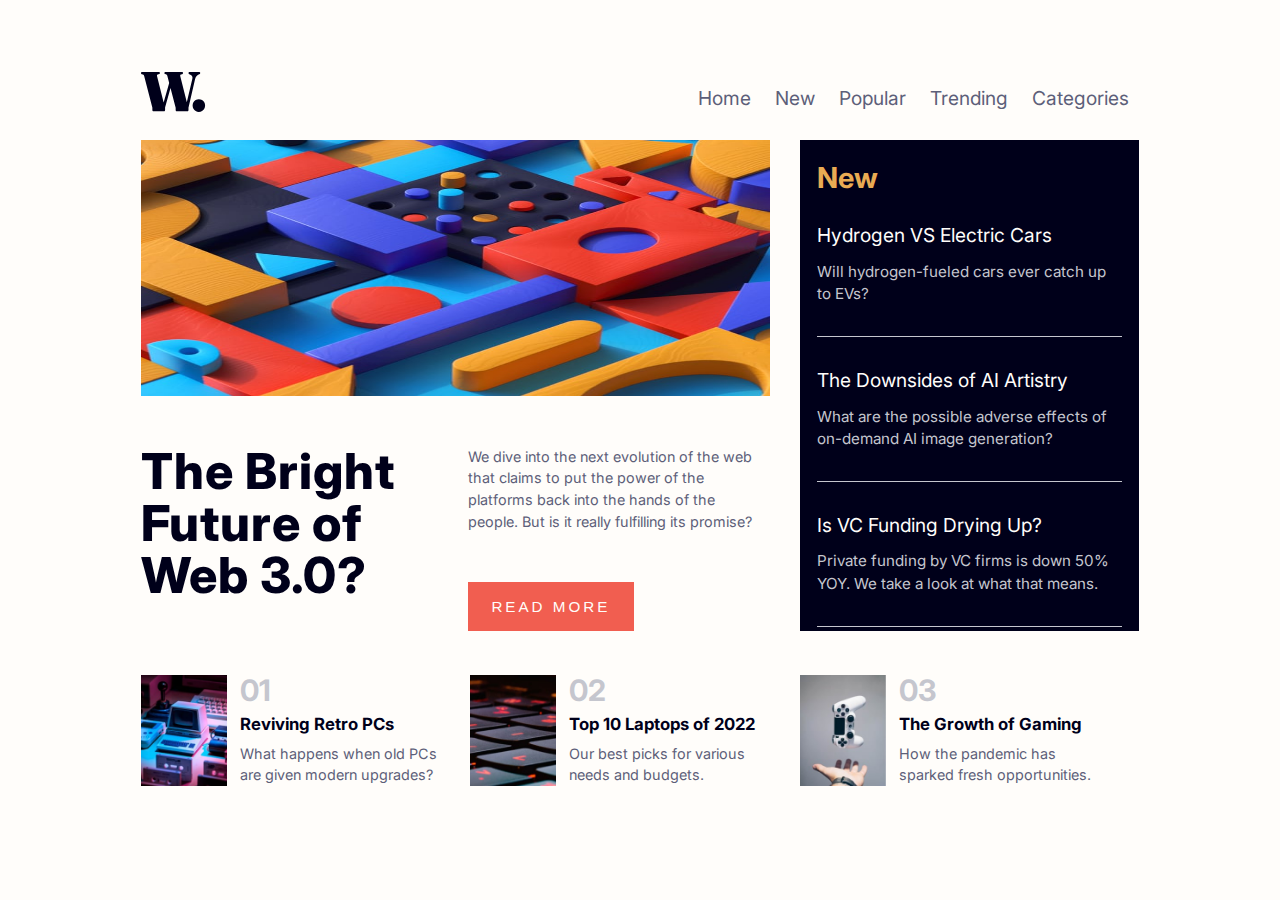
<file: index.html>
<!DOCTYPE html>
<html lang="en">
<head>
  <meta charset="UTF-8">
  <meta name="viewport" content="width=device-width, initial-scale=1.0"> <!-- displays site properly based on user's device -->

  <link rel="icon" type="image/png" sizes="32x32" href="./images/favicon-32x32.png">
	<meta http-equiv="X-UA-Compatible" content="ie=edge">
  <title>Frontend Mentor | News homepage</title>
  <meta name="description" content="Descripción de nuestra web. Seo">
	<meta name="keywords" content="HTML,CSS,JS">
	<meta name="author" content="Javier Sainz">
	<!-- Carga de la hoja de estilos principal -->
	<link rel="stylesheet" href="css/style.css" title="Hoja de estilos principal">
  <!-- Carga de jquery -->
  <script	src="./js/jquery-3.3.1.js"></script>
  <!-- Carga del archivo principal de JS -->
  <script src="./js/functions.js" type="text/javascript"></script>
	<script type="text/javascript">
		var grid = "30px";
	</script>
	<!-- Carga de Google Fonts -->
	<link href="https://fonts.googleapis.com/css2?family=Inter:wght@400;700;800&display=swap" rel="stylesheet">
	<!-- Carga de Font Awesome -->
	<!-- <script defer src="https://use.fontawesome.com/releases/v5.0.6/js/all.js"></script> -->
	<!-- <script defer src="js/fontawesome-all.js"></script> -->
	
</head>
<body class="home">
  <div id="page">
    <header class="masthead">
      <div class="logo">
        <img src="./assets/images/logo.svg" alt="Imagen logo">
      </div>
      <div class="menu-toggle" id="menu-toggle">
        <span></span>
      </div>
      <nav class="main-navigation">
        <a href="" class="navigation-item">Home</a>
        <a href="" class="navigation-item">New</a>
        <a href="" class="navigation-item">Popular</a>
        <a href="" class="navigation-item">Trending</a>
        <a href="" class="navigation-item">Categories</a>
      </nav>
    </header>
    <section id="content" class="grid-container">
      <img srcset="./assets/images/image-web-3-mobile.jpg 600w" 
        sizes="(max-width: 640px) 600px"
        src="./assets/images/image-web-3-desktop.jpg" alt="" class="entry-thumbnail">
      <h2 class="entry-title">The Bright Future of Web 3.0?</h2>
      <p class="entry-summary">We dive into the next evolution of the web that claims to put the power of the platforms back into the hands of the people. 
        But is it really fulfilling its promise?</p>
      <button class="entry-button">Read more</button>
    </section>
    <aside class="entry-new">
      <h2 class="aside-title">  New </h2>
      <article class="hentry grid-item">
        <h3 class="entry-title">Hydrogen VS Electric Cars</h3>
        <span class="entry-summary">  Will hydrogen-fueled cars ever catch up to EVs?</span>
      </article>
      <article class="hentry grid-item">
        <h3 class="entry-title">The Downsides of AI Artistry</h3>
        <span class="entry-summary">  What are the possible adverse effects of on-demand AI image generation?</span>
      </article>
      <article class="hentry grid-item">
        <h3 class="entry-title">  Is VC Funding Drying Up?</h3>
        <span class="entry-summary">Private funding by VC firms is down 50% YOY. We take a look at what that means.</span>
      </article>
    </aside>
    <aside class="entry-related">
      <article class="hentry grid-item">
          <img src="./assets/images/image-retro-pcs.jpg" alt="x">
          <h1 class="entry-number">01</h1>
          <h2 class="entry-title"> Reviving Retro PCs</h2>
          <span class="entry-summary">What happens when old PCs are given modern upgrades?</span>
      </article>
      <article class="hentry grid-item">
          <img src="./assets/images/image-top-laptops.jpg" alt="x">
          <h1 class="entry-number">02</h1>
          <h2 class="entry-title">Top 10 Laptops of 2022</h2>
          <span class="entry-summary">  Our best picks for various needs and budgets.</span>
      </article>
      <article class="hentry grid-item">
          <img src="./assets/images/image-gaming-growth.jpg" alt="x">
          <h1 class="entry-number">03</h1>
          <h2 class="entry-title">  The Growth of Gaming</h2>
          <span class="entry-summary">How the pandemic has sparked fresh opportunities.</span>
      </article>
  </aside>
  </div>
</body>
</html>
</file>
<file: css/style.css>
/* Hoja de estilos principal */
/* http://meyerweb.com/eric/tools/css/reset/ 
   v2.0 | 20110126
   License: none (public domain)
*/

html, body, div, span, applet, object, iframe,
h1, h2, h3, h4, h5, h6, p, blockquote, pre,
a, abbr, acronym, address, big, cite, code,
del, dfn, em, img, ins, kbd, q, s, samp,
small, strike, strong, sub, sup, tt, var,
b, u, i, center,
dl, dt, dd, ol, ul, li,
fieldset, form, label, legend,
table, caption, tbody, tfoot, thead, tr, th, td,
article, aside, canvas, details, embed, 
figure, figcaption, footer, header, hgroup, 
menu, nav, output, ruby, section, summary,
time, mark, audio, video {
	margin: 0;
	padding: 0;
	border: 0;
	font-size: 100%;
	font: inherit;
	vertical-align: baseline;
}
/* HTML5 display-role reset for older browsers */
article, aside, details, figcaption, figure, 
footer, header, hgroup, menu, nav, section {
	display: block;
}
body {
	line-height: 1;
}
ol, ul {
	list-style: none;
}
blockquote, q {
	quotes: none;
}
blockquote:before, blockquote:after,
q:before, q:after {
	content: '';
	content: none;
}
table {
	border-collapse: collapse;
	border-spacing: 0;
}

/* General styles */
html {
  font-size: 100%;
}
body {
  background: hsl(36, 100%, 99%)
}
.home {
  width: 100vw;
  height: 100vh;
}
.home #page {
  width: 78vw;
  height: 84vh;
  display: grid;
  grid-template-rows: 9% 65% 26%;
  grid-template-columns: 63% 34%;
  grid-column-gap: 3%;
  font-family: 'Inter', sans-serif;
  padding: 8vh 11vw;
}
/* Home page header */
.home .masthead{
  grid-column: 1/3;
  grid-row: 1/2;
  display: grid;
  grid-template-columns: 25% 75%;
}
.masthead .logo {
  grid-column: 1/3;
  grid-row: 1/2;
  width: 4.5%;
  align-self: top;
}
/* Menu de navegacion */
.main-navigation {
  display: block;
  grid-row: 1/2;
  grid-column: 2/3;
  justify-self: end;
  align-self: top;
  margin-top: 2%;
}
.main-navigation .navigation-item {
  font-size:  calc(0.4em + 1vw);
  text-decoration: none;
  line-height: 1.2;
  background: transparent;
  padding: 2px 10px;
  color: hsl(236, 13%, 42%);
}
.main-navigation .navigation-item:hover {
  color: hsl(5, 85%, 63%);
  cursor: pointer;
}
.grid-container {
  grid-column: 1/2;
  grid-row: 2/3;
  align-self: stretch;
  justify-self: stretch;
  display: grid;
  grid-template-rows: 52% 30% 10%;
  grid-template-columns: 52% 48%;
  grid-row-gap: 4%;
}
.grid-container .entry-thumbnail {
    grid-column: 1/3;
    grid-row: 1/2;
    justify-self: stretch;
    align-self: stretch;
}
.grid-container .entry-title {
  grid-column: 1/2;
  grid-row: 2/4;
  font-weight: 800;
  font-size:  calc(2.3em + 1vw);
  letter-spacing: 1px;
  line-height: 1.05;
  align-self: center;
  justify-self: start;
  width: 90%;
  color: hsl(240, 100%, 5%);
}
.grid-container .entry-summary {
    grid-column: 2/3;
    grid-row: 2/3;
    font-weight: 400;
    font-size:  calc(0.1em + 1vw);
    line-height: 1.5;
    align-self: center;
    justify-self: start;
    color: hsl(236, 13%, 42%);
    width: 98%;
}
.grid-container .entry-button {
  grid-column: 2/3;
  grid-row: 3/4;
  text-transform: uppercase;
  letter-spacing: 3px;
  color: hsl(36, 100%, 99%);
  background-color: hsl(5, 85%, 63%);
  font-weight: 400;
  font-size:  calc(0.15em + 1vw);
  border: 0px;
  width: 55%;
  height: 100%;
  align-self: end;
}
.grid-container .entry-button:hover {
  cursor: pointer;
  background-color: hsl(240, 100%, 5%);
}

/* Aside lateral */
.entry-new {
  grid-column: 2/3;
  grid-row: 2/3;
  background-color: hsl(240, 100%, 5%);
  display: grid;
  grid-template-rows: 6% 30% 30% 30%;
  grid-row-gap: 1%;
  padding: 7% 5% 0% 5%;
}
.entry-new .aside-title {
  color: hsl(35, 77%, 62%);
  font-weight: 700;
  font-size:  calc(1em + 1vw);
}
.entry-new .grid-item{
  border-bottom:1px solid hsl(233, 8%, 79%);
  align-self: stretch;
  justify-self: start;
  display: grid;
  grid-row: 30% 60%;
}
.entry-new .entry-title {
  color: hsl(36, 100%, 99%);
  font-weight: 400;
  font-size:  calc(0.4em + 1vw);
  margin-bottom: 5%;
  align-self: end;
  justify-self: start;
}
.entry-new .entry-title:hover {
  cursor: pointer;
  color: hsl(35, 77%, 62%);
}
.entry-new .entry-summary {
  color: hsl(233, 8%, 79%);
  font-weight: 400;
  font-size:  calc(0.15em + 1vw);
  line-height: 1.5;
  align-self: top;
  justify-self: center;
}

/* Elementos relacionados */
.entry-related {
  grid-column: 1/3;
  grid-row: 3/4;
  display: grid;
  grid-template-columns: repeat(3, 32%);
  grid-column-gap: 1%;
  align-self: center;
}
.entry-related .grid-item {
  display: grid;
  grid-column-gap: 4%;
  grid-row-gap: 2%;
  grid-template-columns: 27% 65%;
  grid-template-rows: 29% 29% 39%;
}
.entry-related .grid-item img{
  grid-row: 1/4;
  grid-column: 1/2;
  align-self: stretch;
  justify-self: stretch;
}
.entry-related .grid-item .entry-number{
  grid-row: 1/2;
  grid-column: 2/3;
  font-weight: 700;
  color: hsl(233, 8%, 79%);
  font-size:  calc(1.05em + 1vw);
  align-self: center;
}
.entry-related .grid-item .entry-title{
  grid-row: 2/3;
  grid-column: 2/3;
  font-weight: 700;
  color: hsl(240, 100%, 5%);
  font-size:  calc(0.25em + 1vw);
  align-self: center;
}
.entry-related .grid-item .entry-title:hover{
  cursor: pointer;
  color: hsl(5, 85%, 63%);
}
.entry-related .grid-item .entry-summary{
  grid-row: 3/4;
  grid-column: 2/3;
  font-weight: 400;
  color: hsl(236, 13%, 42%);
  font-size:  calc(0.1em + 1vw);
  line-height: 1.5;
  align-self: center;
}
/* Resolucion para tablets  */
@media (min-width: 645px) and (max-width: 1024px) {
  .grid-container .entry-title {
    font-size:  calc(2em + 1vw);
  }
}

/* Resolucion para moviles */
@media (max-width:645px) {
  .home{
    width: 100vh;
    height: 300vw;
  }
  .home #page {
    width: 92%;
    height: 300%;
    grid-template-rows: 4% 34% 33% 28%;
    grid-template-columns: 100%;
    padding: 2vw 4vh;
    grid-column-gap: 0%;
  }
  /* Home page header */
  .home .masthead{
    grid-row: 1/2;
    display: grid;
    grid-template-columns: 20% 80%;
  }
  .masthead .logo {
    align-self: center;
  }
  /* Menu hamburguesa */
  .main-navigation {
    display:none;
    position: absolute;
    top: -2vh;
    left: 55%;
    height: 300vw;
    width: 127%;
    grid-column: 1/3;
    background-color: hsl(36, 100%, 99%);
    font-size: calc(5em + 1vh);
    grid-template-rows:repeat(5, 10%);
    padding: 40% 5%;
  }
  .main-navigation .navigation-item {
    justify-self: start;
    align-self: center;
    color: hsl(240, 100%, 5%);
  }
  .main-navigation .navigation-item:hover {
    color: hsl(5, 85%, 63%);
  }
  .menu-toggle {
      width: 40px;
      height: 40px;
      position: relative;
      cursor: pointer;
      grid-column: 2 / 3;
      grid-row: 1 / 2;
      justify-self: end;
      align-self: center;
      z-index: 10;
  }
  .menu-toggle span{
      display: block;
      width: 40px;
      position: absolute;
      top: 14px;
      left:0;
      height: 4px;
      background-color: hsl(240, 100%, 5%);
  }
  .menu-toggle span::before,
  .menu-toggle span::after{
      content: '';
      display: block;
      width: 40px;
      position: absolute;
      height: 4px;
      background-color: hsl(240, 100%, 5%);
  }
  .menu-toggle span::before{
      bottom: 10px;
  }
  .menu-toggle span::after{
      top: 10px;
  }
  .menu-toggle.active span {
    background-color: transparent;
  }
  .menu-toggle.active span::before, .menu-toggle.active span::after {
    top: 0;
  }
  .menu-toggle.active span:after {
    transform: rotate(-45deg);
  }
  .menu-toggle.active span:before {
    transform: rotate(45deg);
  }
  .grid-container {
    grid-template-rows: 47% 22% 18% 7%;
    grid-template-columns: 100%;
    grid-row-gap: 2%;
    margin-bottom: 10%;
  }
  .grid-container .entry-thumbnail {
    grid-row: 1/2;
    grid-column: 1/2;
  }
  .grid-container .entry-title {
    grid-row: 2/3;
    grid-column: 1/2;
    font-size:  calc(4em + 1vh);
}
  .grid-container .entry-summary {
    grid-row: 3/4;
    grid-column: 1/2;
    align-self: start;
    font-size:  calc(1.4em + 1vh);
    width: 100%;
  }
  .grid-container .entry-button {
    grid-row: 4/5;
    grid-column: 1/2;
    align-self: start;
    justify-self: start;  
    width: 49%;
    font-size:  calc(1.3em + 1vh); 
    letter-spacing: 7px;
  }

  /* Aside lateral */
  .entry-new {
    grid-column: 1/2;
    grid-row: 3/4;
  }
  .entry-new .aside-title {
    font-size:  calc(3em + 1vh);    
  }
  .entry-new .entry-title {
    font-size:  calc(2.2em + 1vh);
  }
  .entry-new .entry-summary {
    font-size:  calc(1.4em + 1vh);
    line-height: 1.8;
  }

  /* Elementos relacionados */
  .entry-related {
    grid-column: 1/2;
    grid-row: 4/5;
    grid-template-columns: 100%;
    grid-row-gap: 10%;
    margin-bottom: 10%;
  }
  .entry-related .grid-item {
    grid-column: 1/3;
  }
  .entry-related .grid-item .entry-number{
    font-size:  calc(3.5em + 1vh);
  }
  .entry-related .grid-item .entry-title{
    font-size:  calc(1.5em + 1vh);
  }
  .entry-related .grid-item .entry-summary{
    font-size:  calc(1.2em + 1vh);
  }
}
</file>
